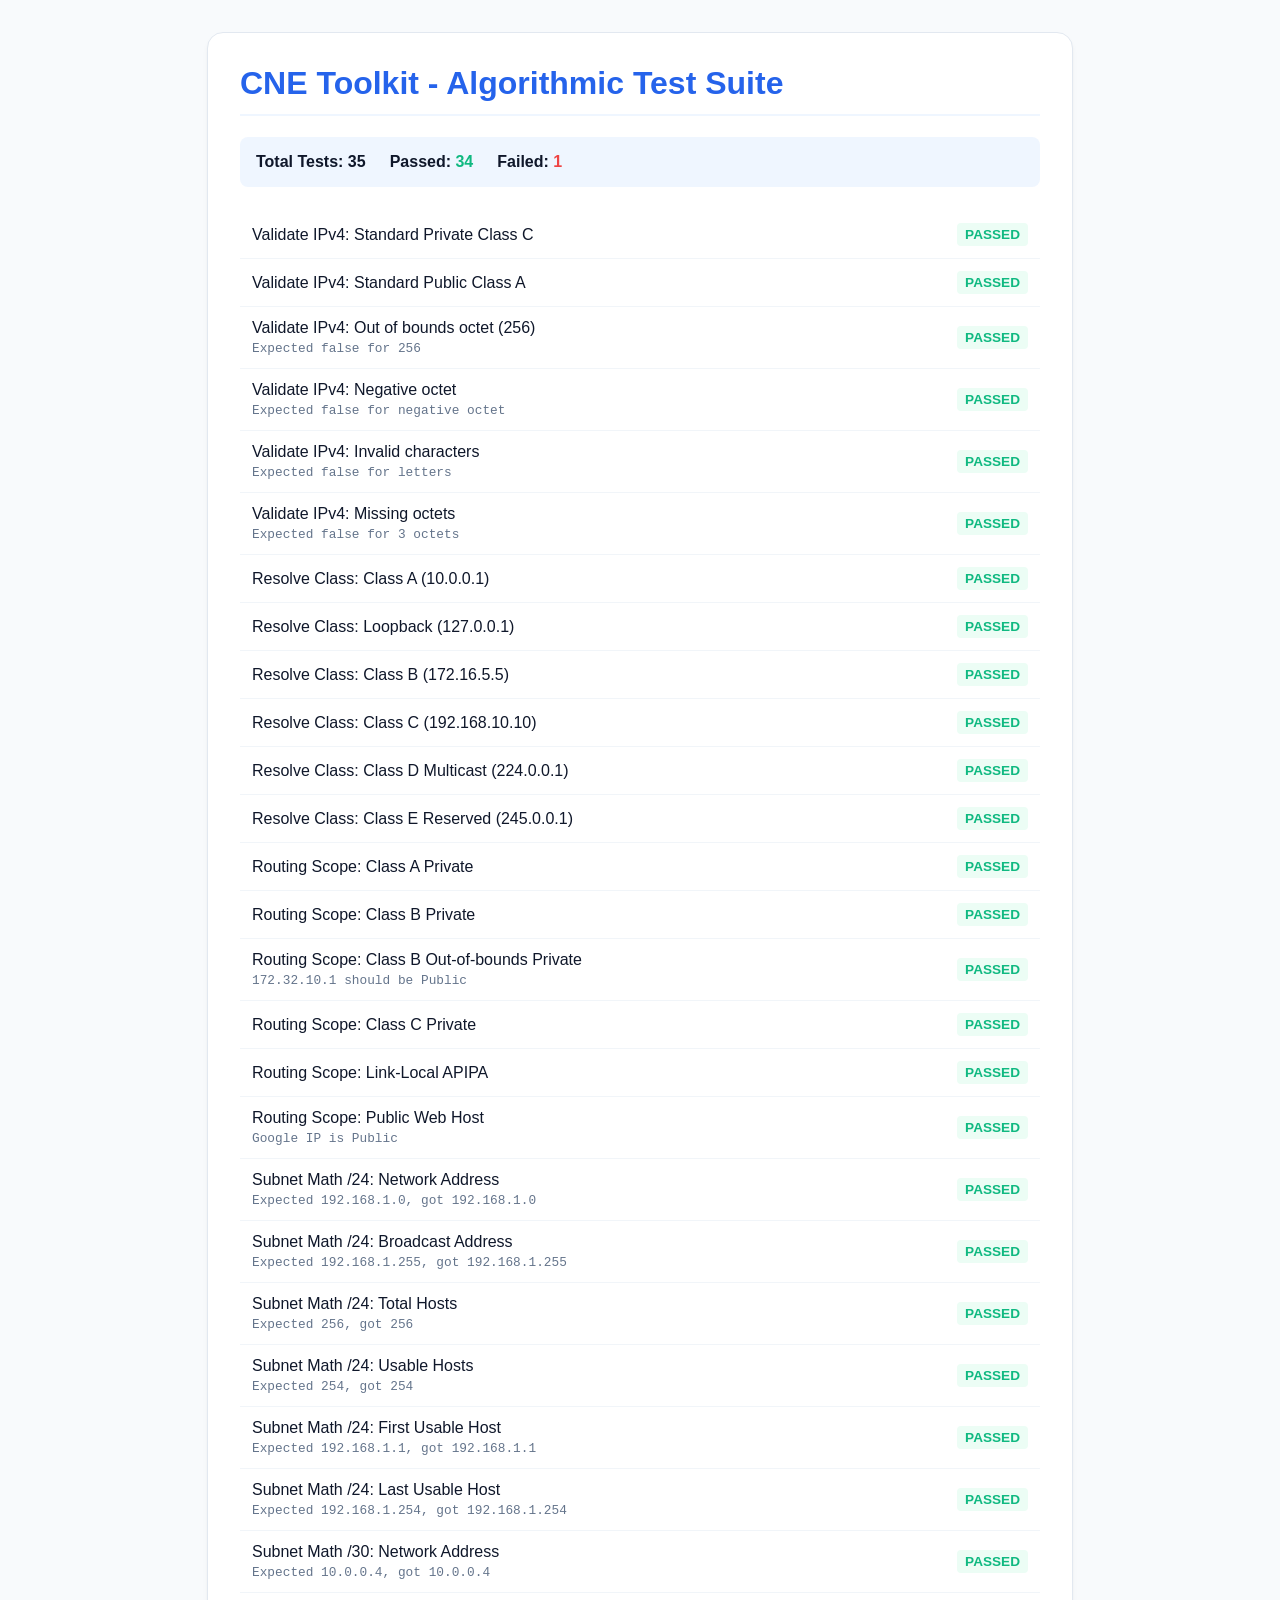
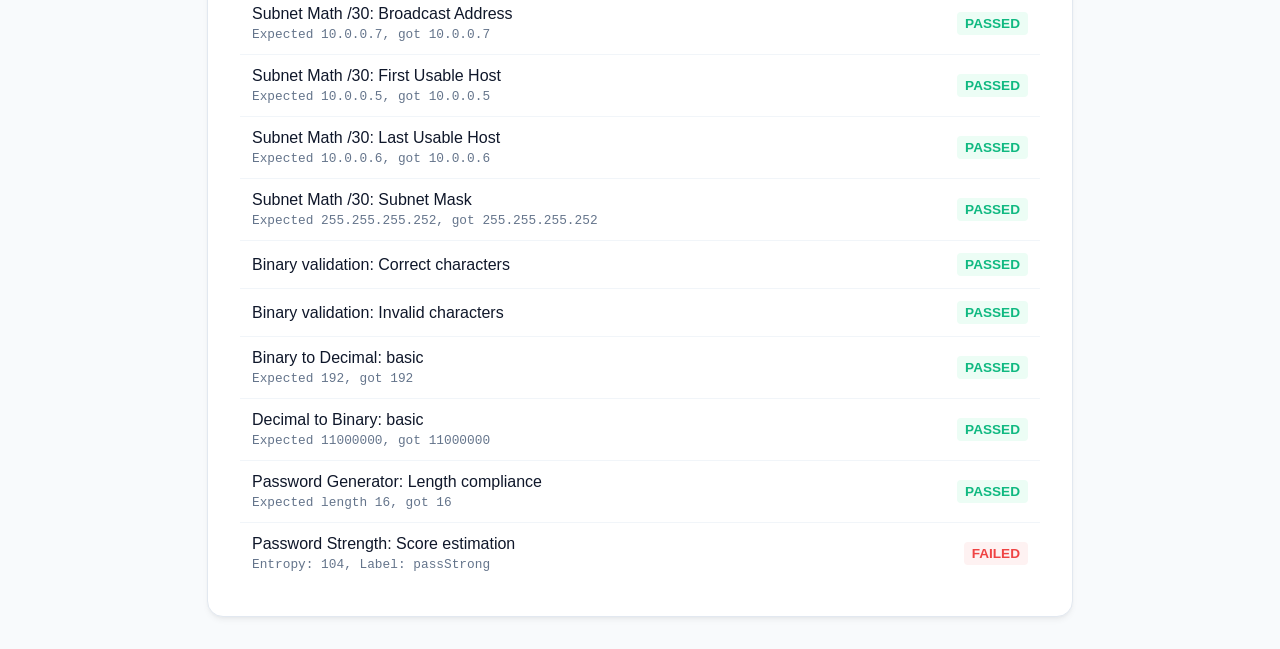
<file: test.html>
<!DOCTYPE html>
<html lang="en">
<head>
  <meta charset="UTF-8">
  <meta name="viewport" content="width=device-width, initial-scale=1.0">
  <title>CNE Toolkit - Unit Test Suite</title>
  <style>
    body {
      font-family: 'Segoe UI', Tahoma, Geneva, Verdana, sans-serif;
      background-color: #f8fafc;
      color: #0f172a;
      padding: 2rem;
      margin: 0;
    }
    .container {
      max-width: 800px;
      margin: 0 auto;
      background: white;
      padding: 2rem;
      border-radius: 16px;
      box-shadow: 0 4px 6px -1px rgba(0,0,0,0.05), 0 2px 4px -2px rgba(0,0,0,0.05);
      border: 1px solid #e2e8f0;
    }
    h1 {
      margin-top: 0;
      color: #2563eb;
      border-bottom: 2px solid #eff6ff;
      padding-bottom: 0.75rem;
    }
    .summary {
      display: flex;
      gap: 1.5rem;
      margin-bottom: 1.5rem;
      background: #eff6ff;
      padding: 1rem;
      border-radius: 8px;
      font-weight: 600;
    }
    .pass-count { color: #10b981; }
    .fail-count { color: #ef4444; }
    .test-case {
      padding: 0.75rem;
      border-bottom: 1px solid #f1f5f9;
      display: flex;
      justify-content: space-between;
      align-items: center;
    }
    .test-case:last-child {
      border-bottom: none;
    }
    .test-name {
      font-weight: 500;
    }
    .status {
      font-weight: 700;
      padding: 0.25rem 0.5rem;
      border-radius: 4px;
      font-size: 0.85rem;
    }
    .status.passed {
      background-color: #ecfdf5;
      color: #10b981;
    }
    .status.failed {
      background-color: #fef2f2;
      color: #ef4444;
    }
    .details {
      font-family: monospace;
      font-size: 0.8rem;
      color: #64748b;
      margin-top: 0.25rem;
    }
  </style>
</head>
<body>

<div class="container">
  <h1>CNE Toolkit - Algorithmic Test Suite</h1>
  
  <div class="summary">
    <div>Total Tests: <span id="totalTests">0</span></div>
    <div>Passed: <span id="passedTests" class="pass-count">0</span></div>
    <div>Failed: <span id="failedTests" class="fail-count">0</span></div>
  </div>

  <div id="testResults">
    <!-- Results list will populate here -->
  </div>
</div>

<script src="js/utils.js"></script>
<script>
  // Simple assertion harness
  const suite = {
    total: 0,
    passed: 0,
    failed: 0,
    resultsEl: null,

    init() {
      this.resultsEl = document.getElementById('testResults');
      this.run();
    },

    assert(name, condition, details = '') {
      this.total++;
      const item = document.createElement('div');
      item.className = 'test-case';
      
      let statusHtml = '';
      if (condition) {
        this.passed++;
        statusHtml = '<span class="status passed">PASSED</span>';
      } else {
        this.failed++;
        statusHtml = '<span class="status failed">FAILED</span>';
      }
      
      item.innerHTML = `
        <div>
          <div class="test-name">${name}</div>
          ${details ? `<div class="details">${details}</div>` : ''}
        </div>
        ${statusHtml}
      `;
      
      this.resultsEl.appendChild(item);
      
      // Update counters
      document.getElementById('totalTests').innerText = this.total;
      document.getElementById('passedTests').innerText = this.passed;
      document.getElementById('failedTests').innerText = this.failed;
    },

    run() {
      // --- Test 1: IP Validation ---
      this.assert(
        'Validate IPv4: Standard Private Class C',
        CneUtils.validateIp('192.168.1.1') === true
      );
      this.assert(
        'Validate IPv4: Standard Public Class A',
        CneUtils.validateIp('8.8.8.8') === true
      );
      this.assert(
        'Validate IPv4: Out of bounds octet (256)',
        CneUtils.validateIp('192.168.256.1') === false,
        'Expected false for 256'
      );
      this.assert(
        'Validate IPv4: Negative octet',
        CneUtils.validateIp('192.168.-1.1') === false,
        'Expected false for negative octet'
      );
      this.assert(
        'Validate IPv4: Invalid characters',
        CneUtils.validateIp('192.168.abc.1') === false,
        'Expected false for letters'
      );
      this.assert(
        'Validate IPv4: Missing octets',
        CneUtils.validateIp('10.10.10') === false,
        'Expected false for 3 octets'
      );

      // --- Test 2: IP Classes ---
      this.assert(
        'Resolve Class: Class A (10.0.0.1)',
        CneUtils.getIpClass('10.0.0.1') === 'A'
      );
      this.assert(
        'Resolve Class: Loopback (127.0.0.1)',
        CneUtils.getIpClass('127.0.0.1') === 'A (Loopback)'
      );
      this.assert(
        'Resolve Class: Class B (172.16.5.5)',
        CneUtils.getIpClass('172.16.5.5') === 'B'
      );
      this.assert(
        'Resolve Class: Class C (192.168.10.10)',
        CneUtils.getIpClass('192.168.10.10') === 'C'
      );
      this.assert(
        'Resolve Class: Class D Multicast (224.0.0.1)',
        CneUtils.getIpClass('224.0.0.1') === 'D (Multicast)'
      );
      this.assert(
        'Resolve Class: Class E Reserved (245.0.0.1)',
        CneUtils.getIpClass('245.0.0.1') === 'E (Experimental)'
      );

      // --- Test 3: Public / Private IP Routing Scope ---
      this.assert(
        'Routing Scope: Class A Private',
        CneUtils.getIpPrivacy('10.50.60.70') === 'Private'
      );
      this.assert(
        'Routing Scope: Class B Private',
        CneUtils.getIpPrivacy('172.20.10.1') === 'Private'
      );
      this.assert(
        'Routing Scope: Class B Out-of-bounds Private',
        CneUtils.getIpPrivacy('172.32.10.1') === 'Public',
        '172.32.10.1 should be Public'
      );
      this.assert(
        'Routing Scope: Class C Private',
        CneUtils.getIpPrivacy('192.168.25.25') === 'Private'
      );
      this.assert(
        'Routing Scope: Link-Local APIPA',
        CneUtils.getIpPrivacy('169.254.12.12') === 'Private (Link-Local)'
      );
      this.assert(
        'Routing Scope: Public Web Host',
        CneUtils.getIpPrivacy('142.250.190.46') === 'Public',
        'Google IP is Public'
      );

      // --- Test 4: Subnet calculations ---
      const subnet24 = CneUtils.calculateSubnet('192.168.1.10', 24);
      this.assert(
        'Subnet Math /24: Network Address',
        subnet24.networkAddress === '192.168.1.0',
        `Expected 192.168.1.0, got ${subnet24.networkAddress}`
      );
      this.assert(
        'Subnet Math /24: Broadcast Address',
        subnet24.broadcastAddress === '192.168.1.255',
        `Expected 192.168.1.255, got ${subnet24.broadcastAddress}`
      );
      this.assert(
        'Subnet Math /24: Total Hosts',
        subnet24.totalHosts === '256',
        `Expected 256, got ${subnet24.totalHosts}`
      );
      this.assert(
        'Subnet Math /24: Usable Hosts',
        subnet24.usableHosts === '254',
        `Expected 254, got ${subnet24.usableHosts}`
      );
      this.assert(
        'Subnet Math /24: First Usable Host',
        subnet24.firstHost === '192.168.1.1',
        `Expected 192.168.1.1, got ${subnet24.firstHost}`
      );
      this.assert(
        'Subnet Math /24: Last Usable Host',
        subnet24.lastHost === '192.168.1.254',
        `Expected 192.168.1.254, got ${subnet24.lastHost}`
      );

      const subnet30 = CneUtils.calculateSubnet('10.0.0.5', 30);
      this.assert(
        'Subnet Math /30: Network Address',
        subnet30.networkAddress === '10.0.0.4',
        `Expected 10.0.0.4, got ${subnet30.networkAddress}`
      );
      this.assert(
        'Subnet Math /30: Broadcast Address',
        subnet30.broadcastAddress === '10.0.0.7',
        `Expected 10.0.0.7, got ${subnet30.broadcastAddress}`
      );
      this.assert(
        'Subnet Math /30: First Usable Host',
        subnet30.firstHost === '10.0.0.5',
        `Expected 10.0.0.5, got ${subnet30.firstHost}`
      );
      this.assert(
        'Subnet Math /30: Last Usable Host',
        subnet30.lastHost === '10.0.0.6',
        `Expected 10.0.0.6, got ${subnet30.lastHost}`
      );
      this.assert(
        'Subnet Math /30: Subnet Mask',
        subnet30.subnetMask === '255.255.255.252',
        `Expected 255.255.255.252, got ${subnet30.subnetMask}`
      );

      // --- Test 5: Binary Converter ---
      this.assert(
        'Binary validation: Correct characters',
        CneUtils.validateBinary('11000000 10101000') === true
      );
      this.assert(
        'Binary validation: Invalid characters',
        CneUtils.validateBinary('11000002') === false
      );
      this.assert(
        'Binary to Decimal: basic',
        CneUtils.binaryToDecimal('11000000') === '192',
        `Expected 192, got ${CneUtils.binaryToDecimal('11000000')}`
      );
      this.assert(
        'Decimal to Binary: basic',
        CneUtils.decimalToBinary('192') === '11000000',
        `Expected 11000000, got ${CneUtils.decimalToBinary('192')}`
      );

      // --- Test 6: Password Generator ---
      const passOptions = { uppercase: true, lowercase: true, numbers: true, symbols: true };
      const testPass = CneUtils.generatePassword(16, passOptions);
      this.assert(
        'Password Generator: Length compliance',
        testPass.length === 16,
        `Expected length 16, got ${testPass.length}`
      );
      
      const strength = CneUtils.calculatePasswordStrength(testPass, passOptions);
      this.assert(
        'Password Strength: Score estimation',
        strength.entropy >= 80 && strength.label === 'Strong',
        `Entropy: ${strength.entropy}, Label: ${strength.label}`
      );
    }
  };

  // Run suite
  suite.init();
</script>

</body>
</html>
</file>
